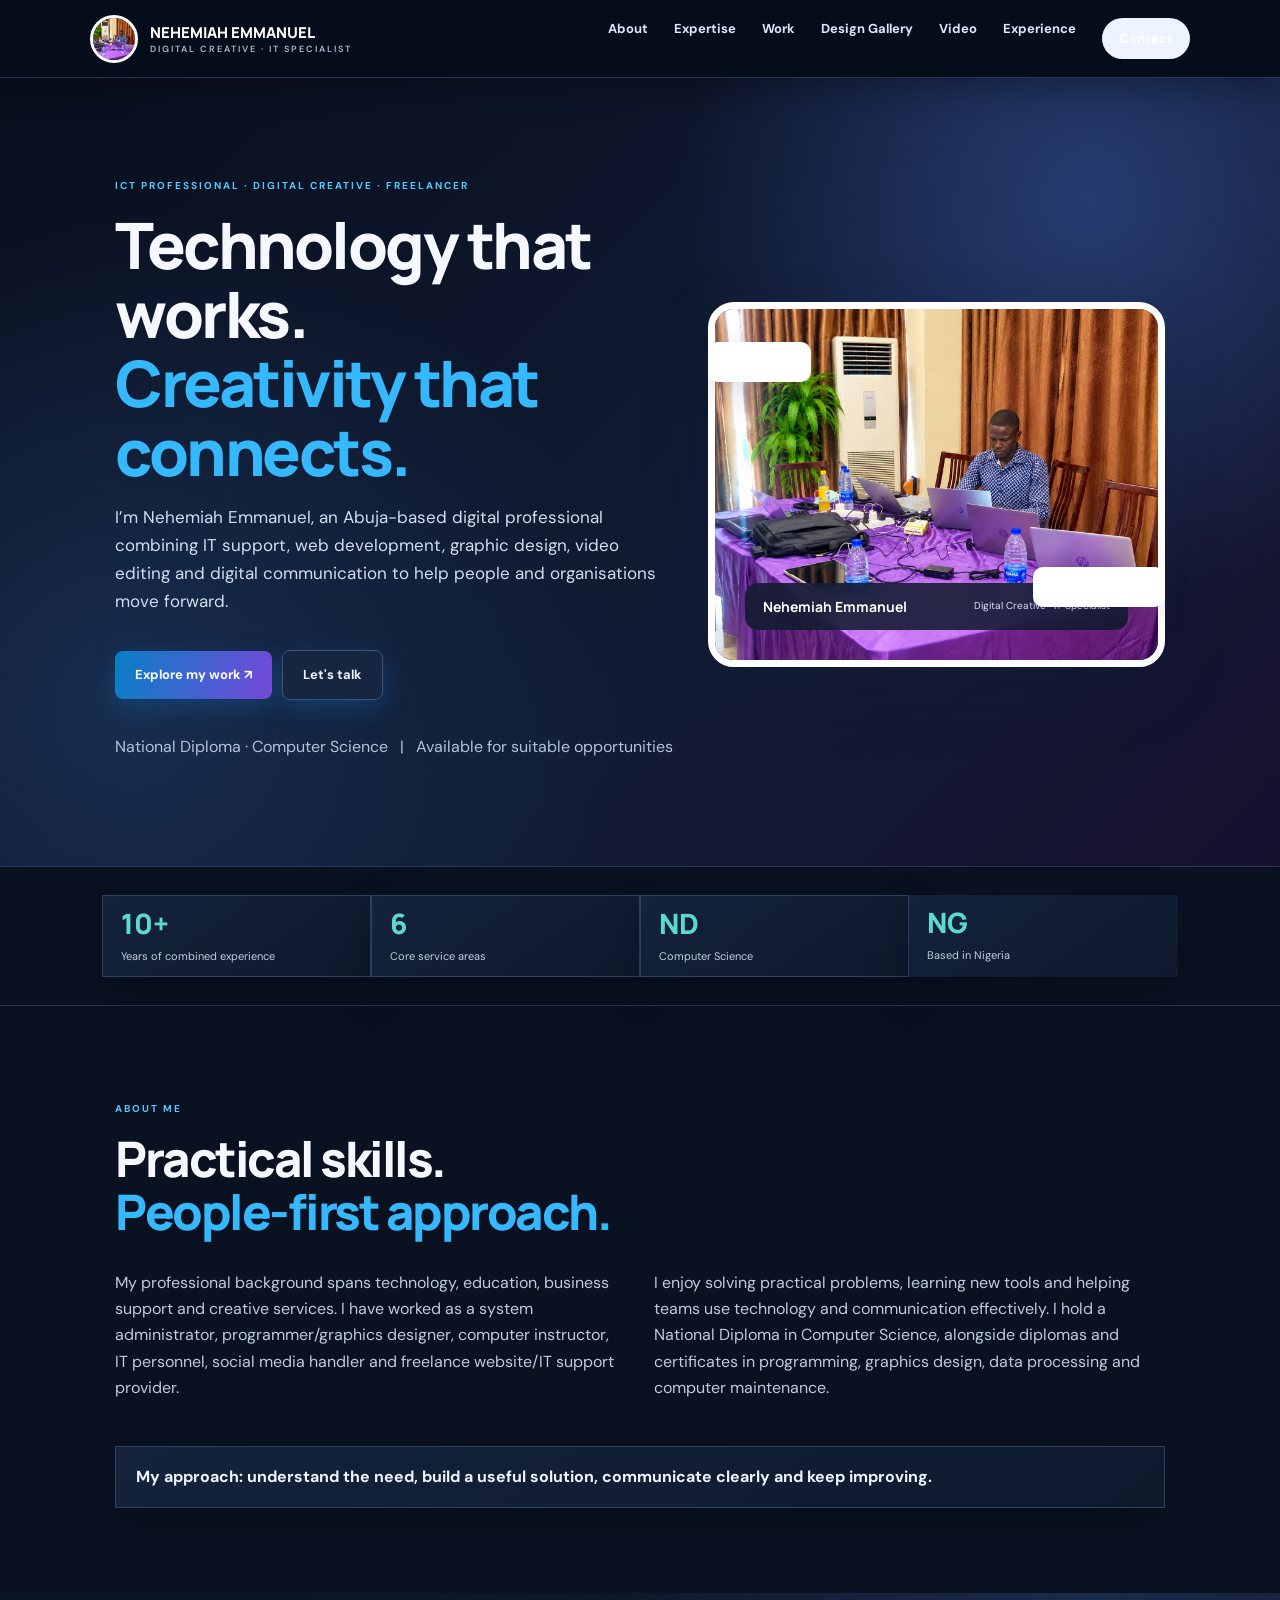
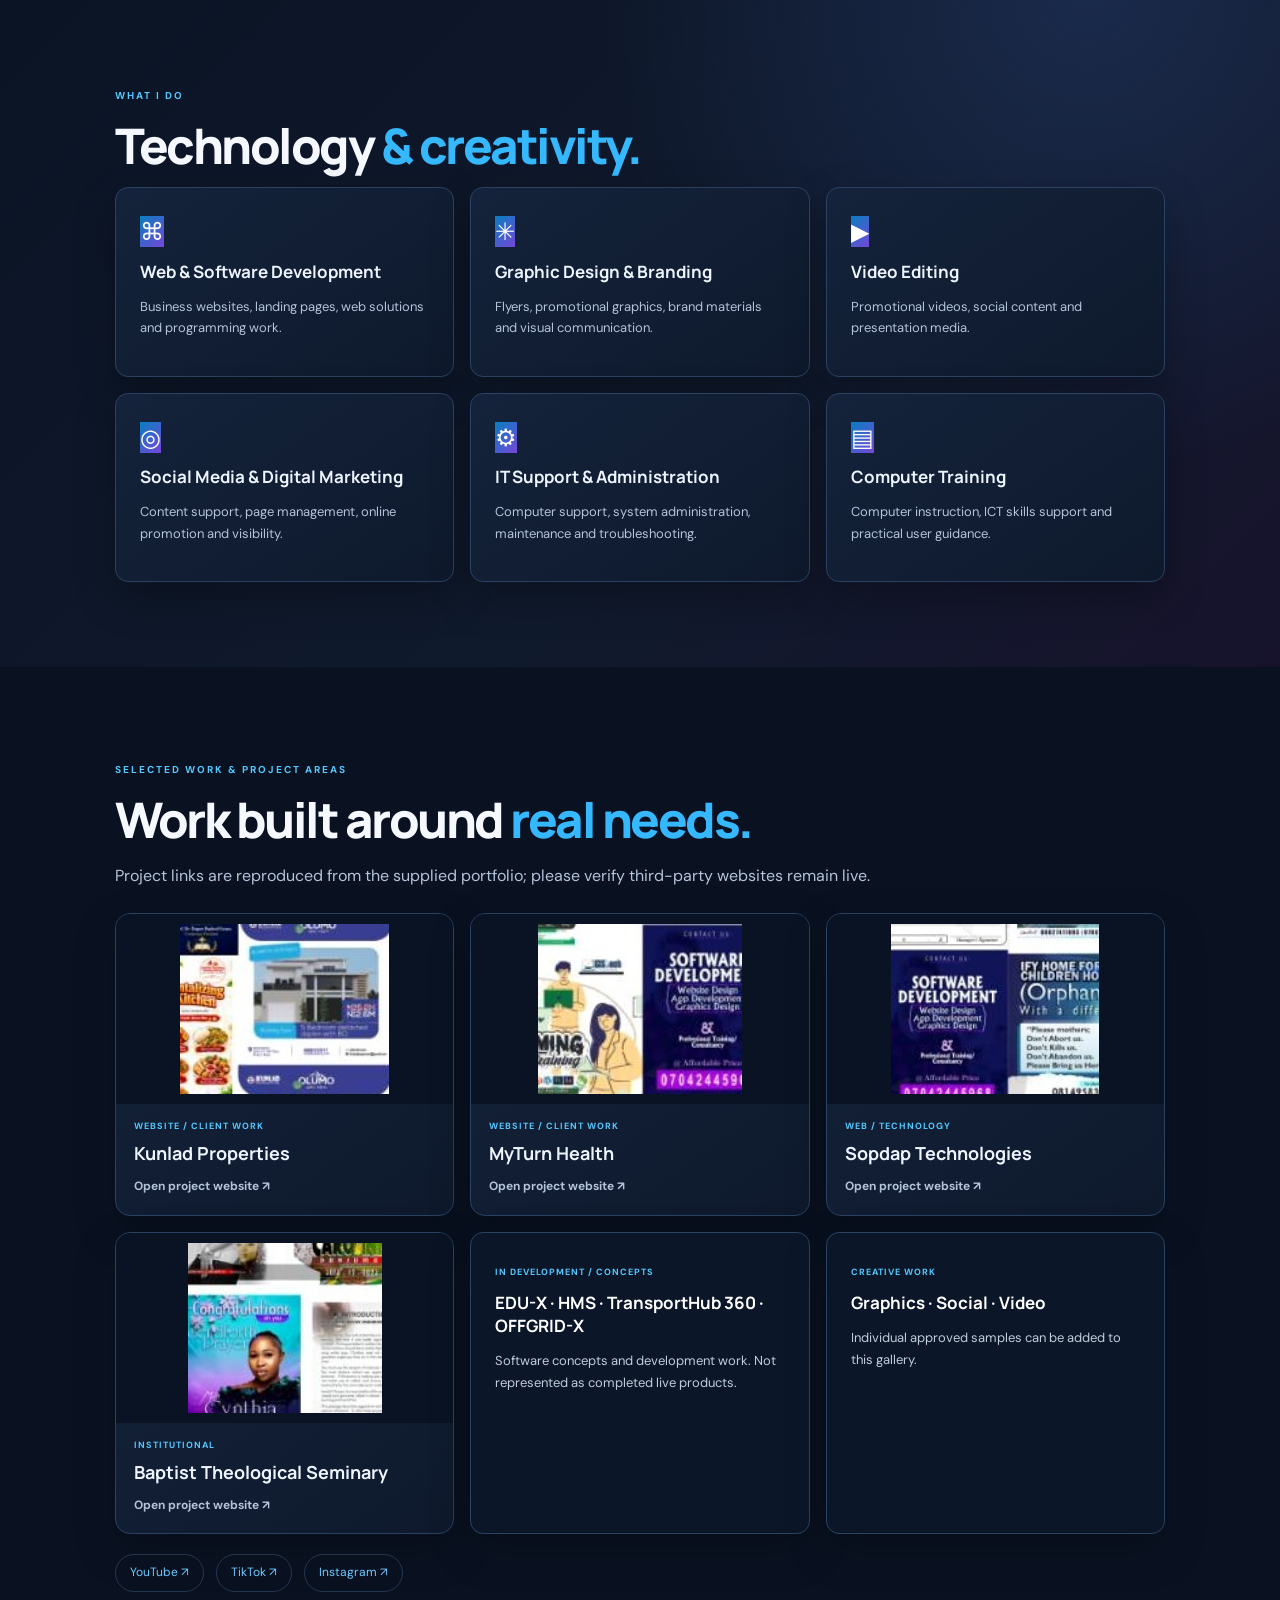
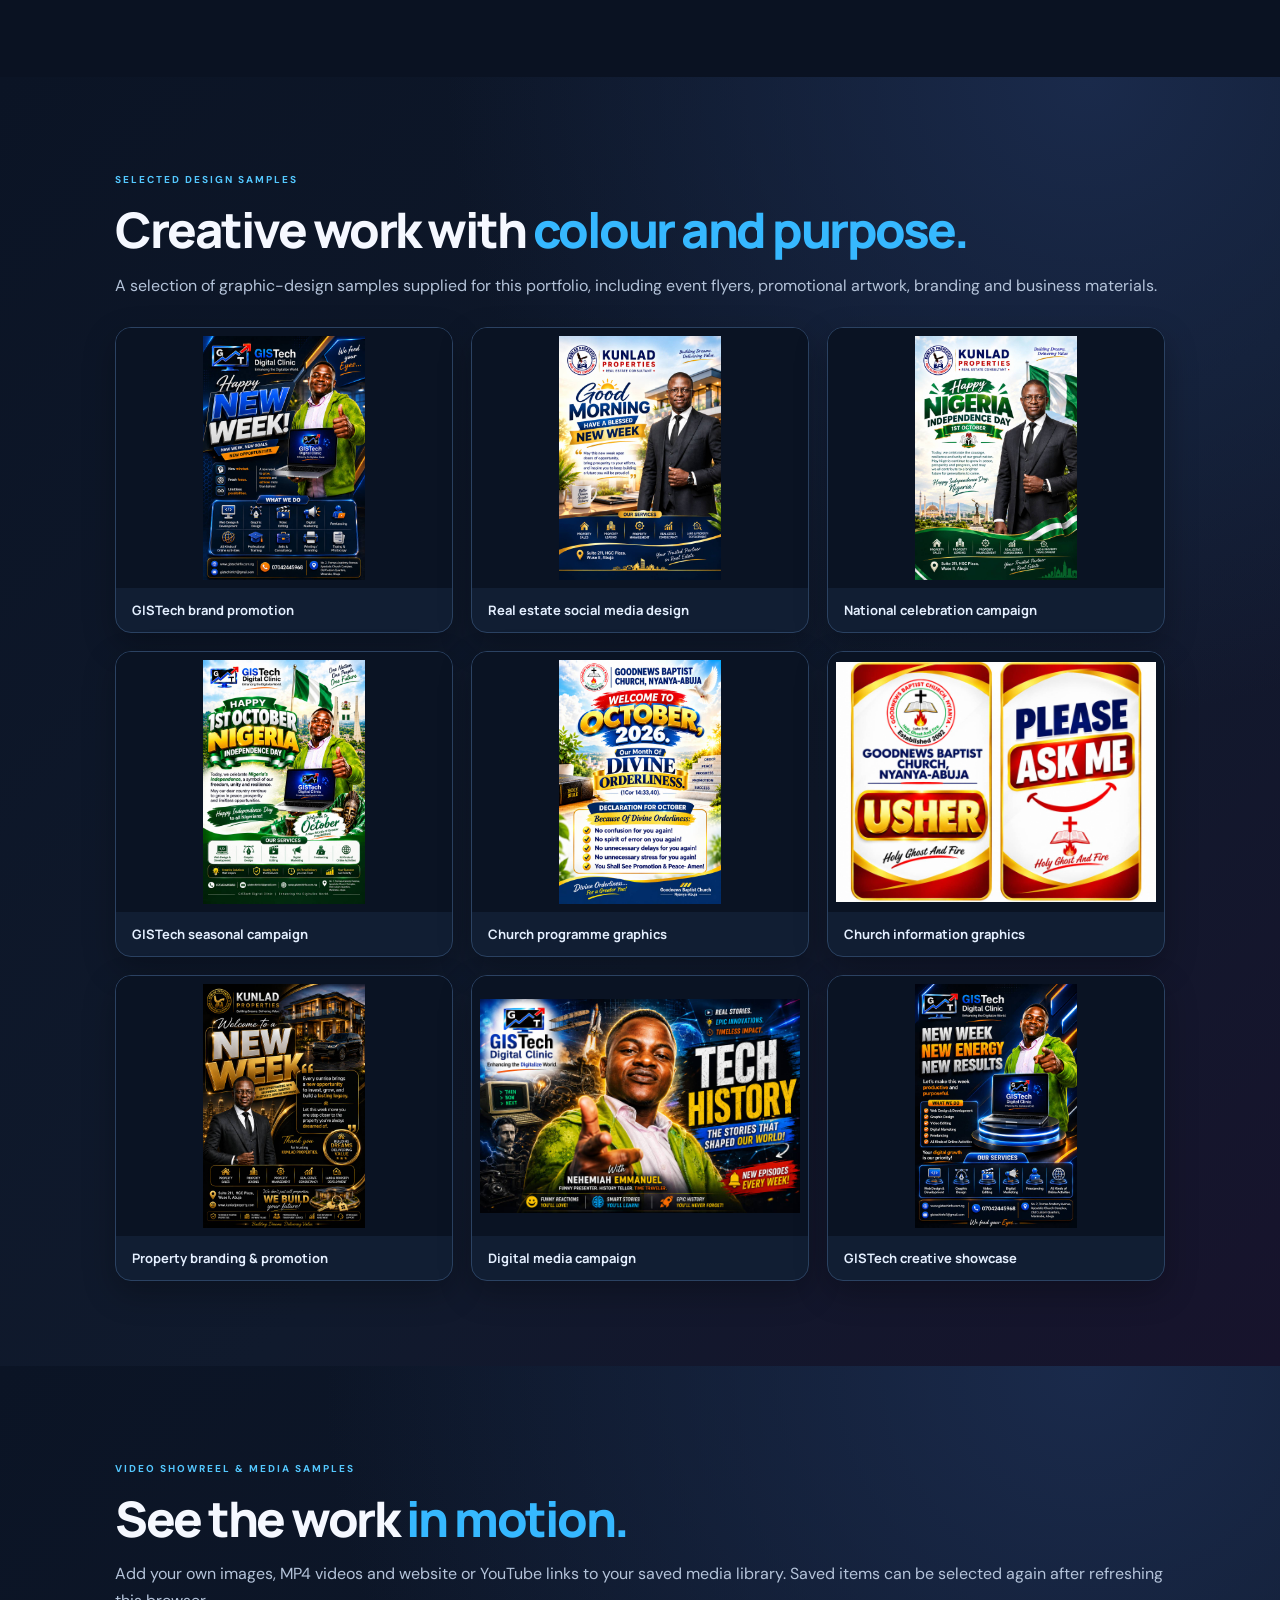
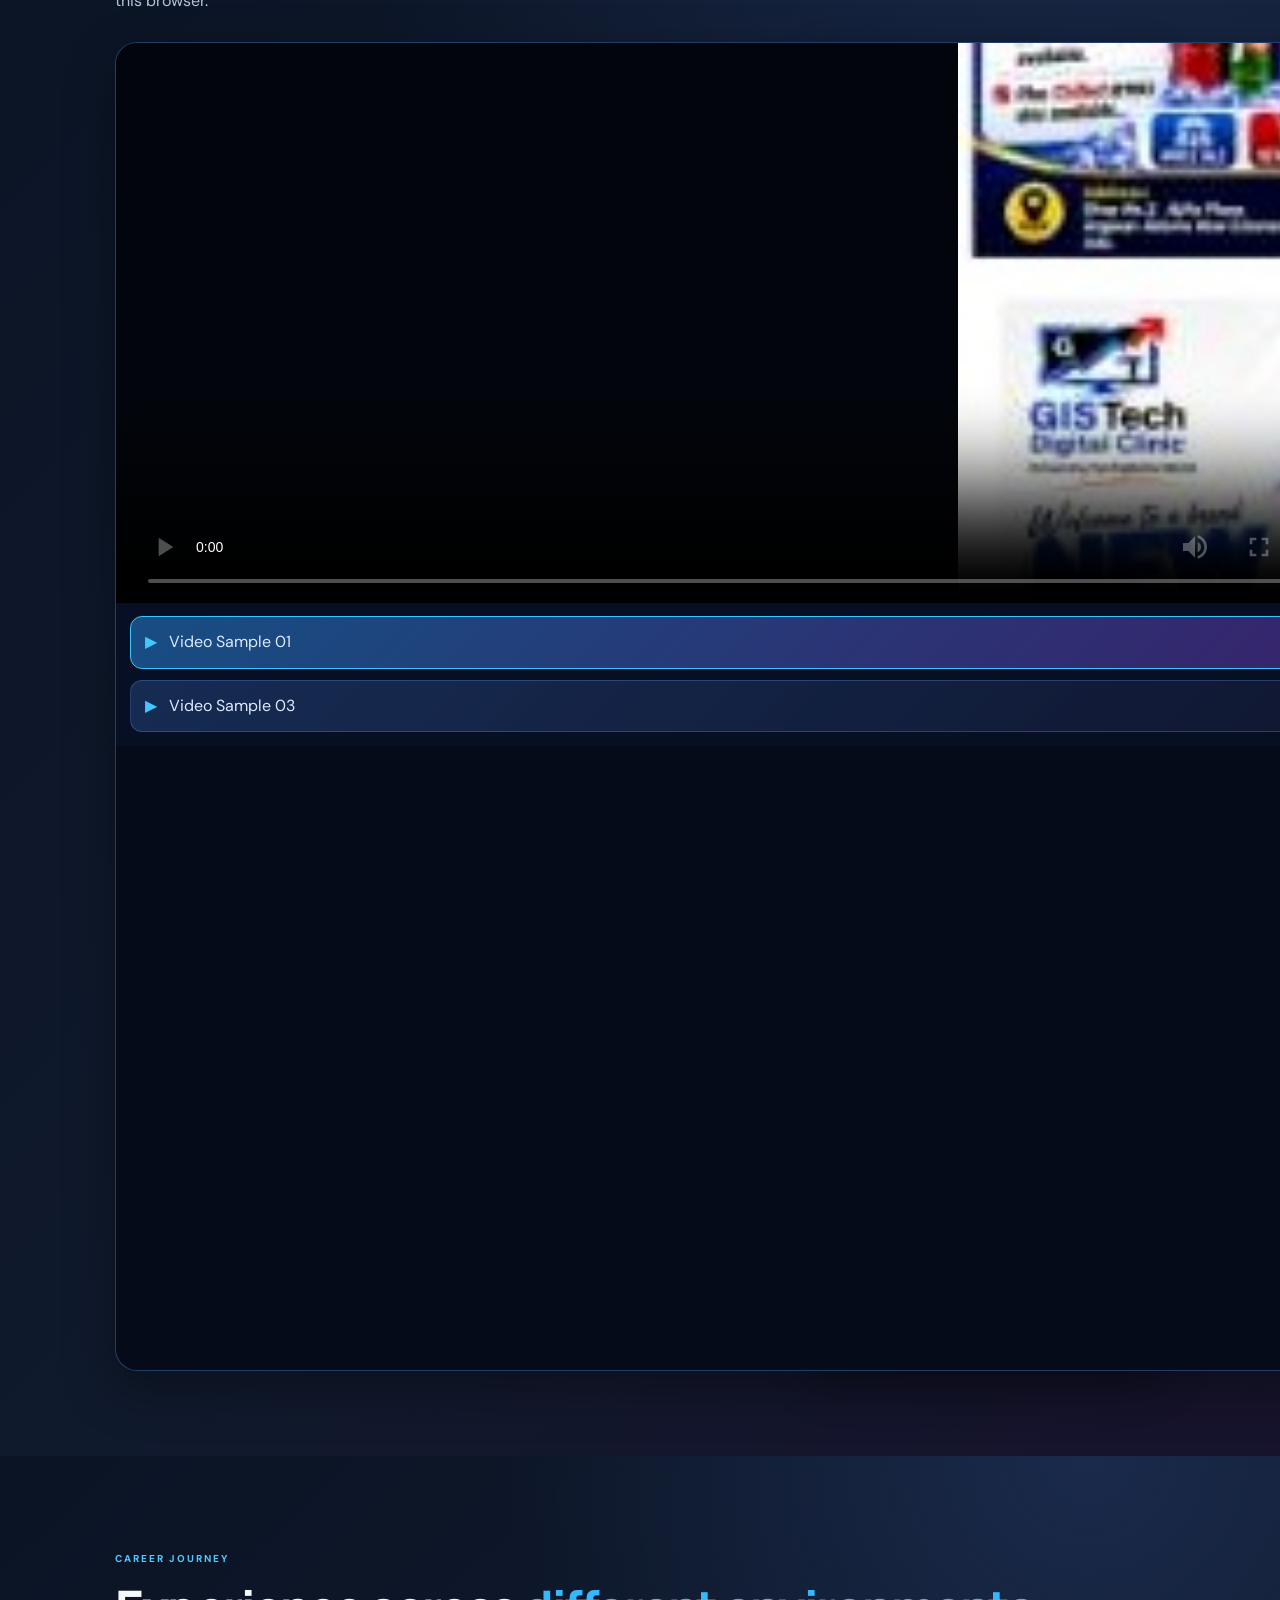
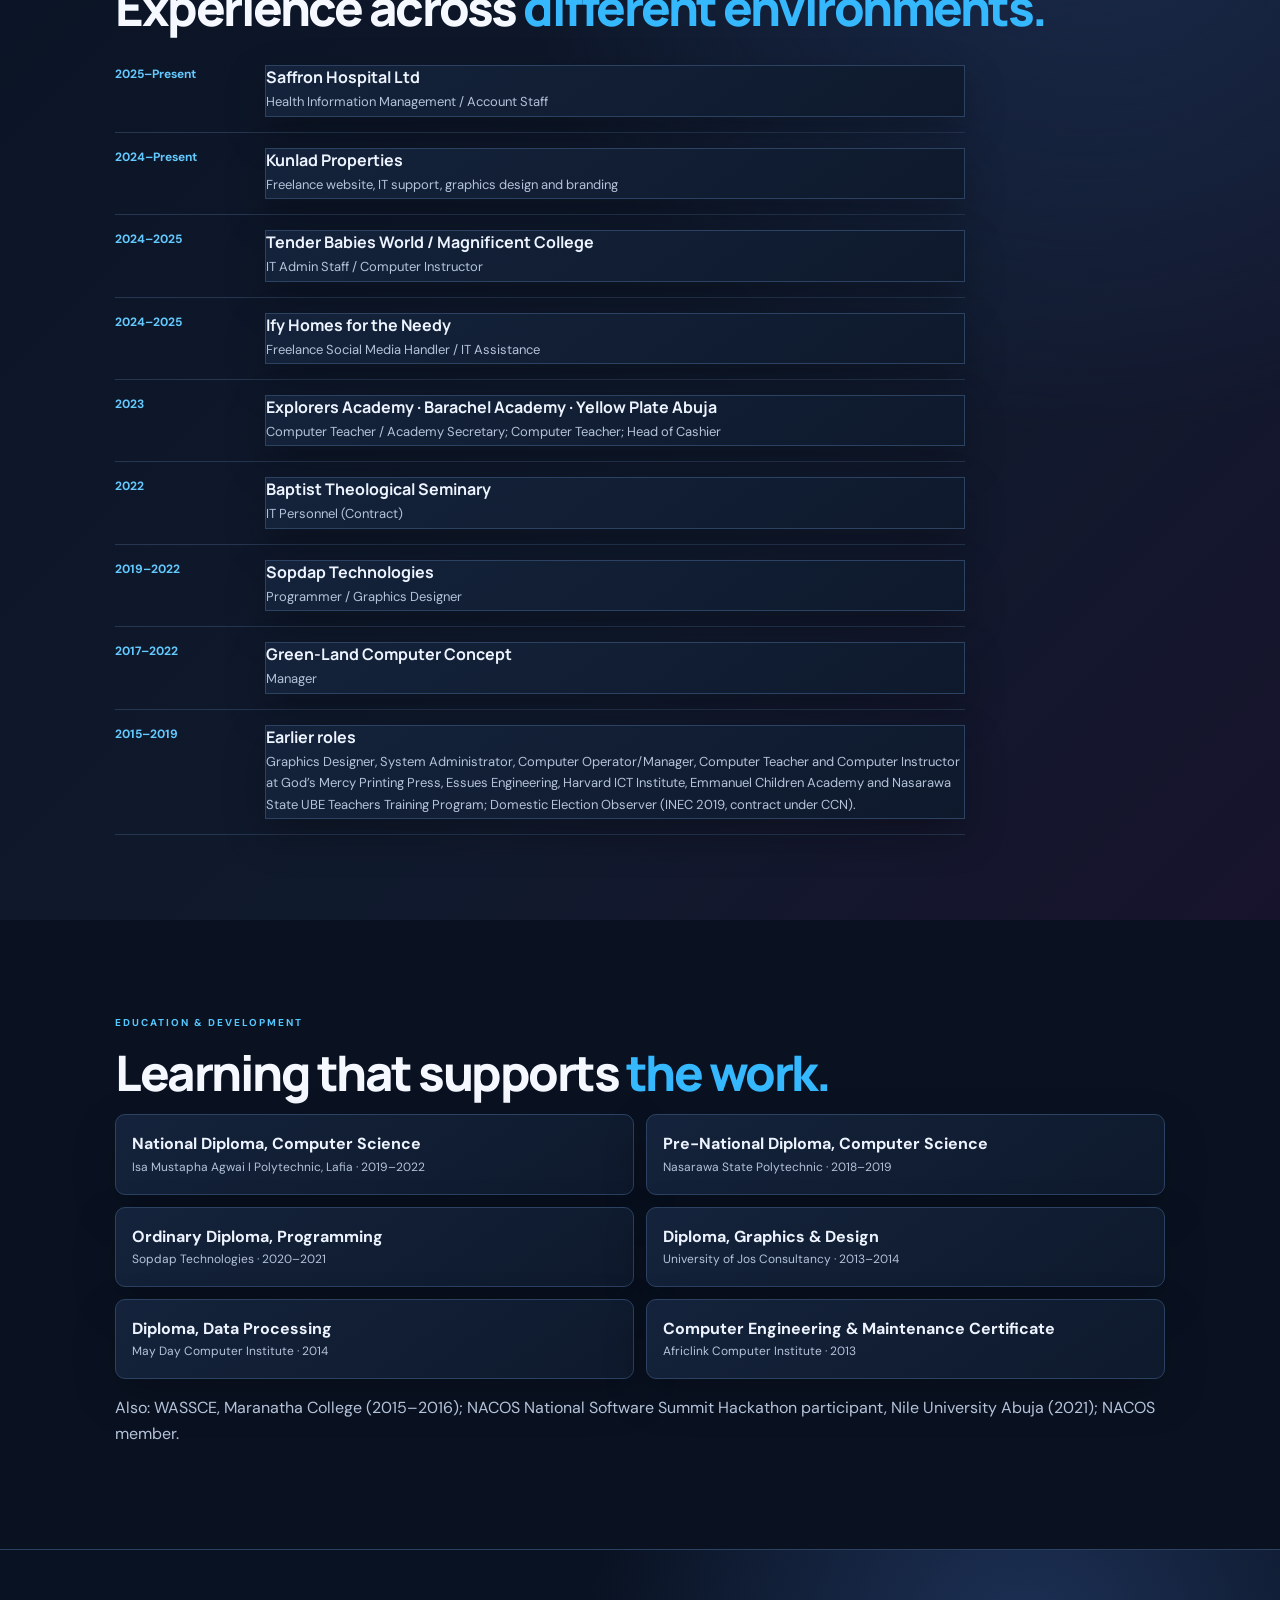
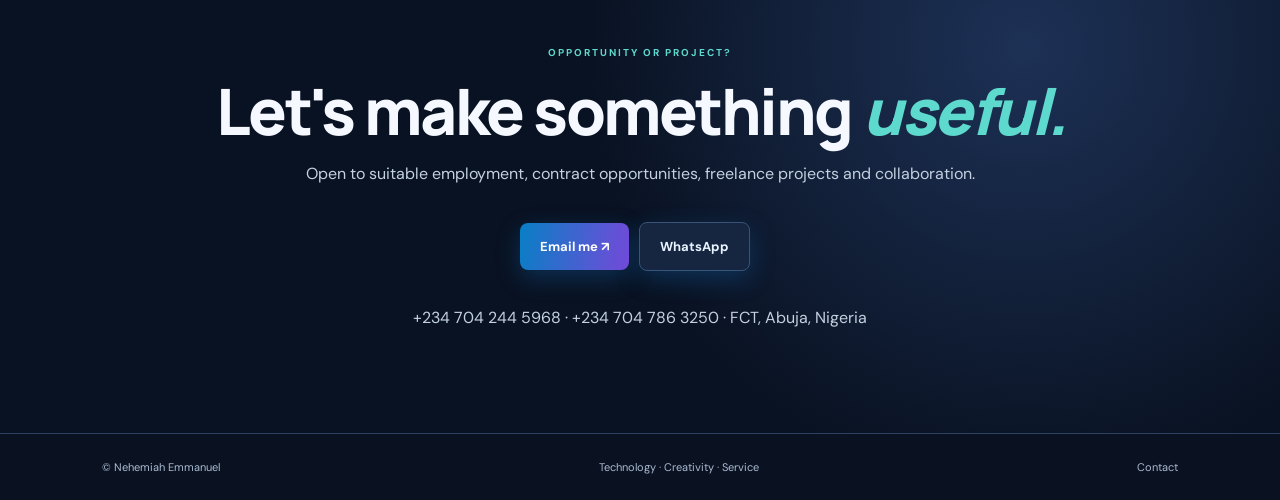
<file: index.html>
<!doctype html><html lang="en"><head><meta charset="utf-8"><meta name="viewport" content="width=device-width,initial-scale=1"><meta name="description" content="Nehemiah Emmanuel — ICT professional, web developer, graphic designer and digital creative."><title>Nehemiah Emmanuel | Digital Creative & IT Specialist</title><link rel="stylesheet" href="styles.css"><link rel="stylesheet" href="dark-enhancement.css"></head><body>
<header class="top"><a class="brand" href="#home"><img class="brand-photo" src="assets/nehemiah-working.jpg" alt="Nehemiah Emmanuel at work"><span>NEHEMIAH EMMANUEL<small>DIGITAL CREATIVE · IT SPECIALIST</small></span></a><button class="menu">☰</button><nav><a href="#about">About</a><a href="#services">Expertise</a><a href="#work">Work</a><a href="#gallery">Design Gallery</a><a href="#videos">Video</a><a href="#experience">Experience</a><a class="navbtn" href="#contact">Contact</a></nav></header><main><section class="hero" id="home"><div><p class="eyebrow">ICT PROFESSIONAL · DIGITAL CREATIVE · FREELANCER</p><h1>Technology that works.<br><em>Creativity that connects.</em></h1><p class="lead">I’m Nehemiah Emmanuel, an Abuja-based digital professional combining IT support, web development, graphic design, video editing and digital communication to help people and organisations move forward.</p><a class="btn" href="#work">Explore my work ↗</a><a class="btn ghost" href="mailto:gistechinfo1@gmail.com">Let's talk</a><p class="muted">National Diploma · Computer Science &nbsp; | &nbsp; Available for suitable opportunities</p></div><div class="hero-art photo-hero"><img src="assets/nehemiah-working.jpg" alt="Nehemiah Emmanuel working with computers"><div class="photo-caption"><b>Nehemiah Emmanuel</b><span>Digital Creative · IT Specialist</span></div><span class="bubble b1">⌘ IT Support</span><span class="bubble b2">✳ Creative Design</span></div></section><section class="stats"><div><b>10+</b><span>Years of combined experience</span></div><div><b>6</b><span>Core service areas</span></div><div><b>ND</b><span>Computer Science</span></div><div><b>NG</b><span>Based in Nigeria</span></div></section>
<section class="section" id="about"><p class="eyebrow">ABOUT ME</p><h2>Practical skills.<br><em>People-first approach.</em></h2><div class="about"><p>My professional background spans technology, education, business support and creative services. I have worked as a system administrator, programmer/graphics designer, computer instructor, IT personnel, social media handler and freelance website/IT support provider.</p><p>I enjoy solving practical problems, learning new tools and helping teams use technology and communication effectively. I hold a National Diploma in Computer Science, alongside diplomas and certificates in programming, graphics design, data processing and computer maintenance.</p><div class="note">My approach: understand the need, build a useful solution, communicate clearly and keep improving.</div></div></section>
<section class="section tint" id="services"><p class="eyebrow">WHAT I DO</p><h2>Technology <em>& creativity.</em></h2><div class="grid">
<article class="tile"><span class="icon">⌘</span><h3>Web & Software Development</h3><p>Business websites, landing pages, web solutions and programming work.</p></article><article class="tile"><span class="icon">✳</span><h3>Graphic Design & Branding</h3><p>Flyers, promotional graphics, brand materials and visual communication.</p></article><article class="tile"><span class="icon">▶</span><h3>Video Editing</h3><p>Promotional videos, social content and presentation media.</p></article><article class="tile"><span class="icon">◎</span><h3>Social Media & Digital Marketing</h3><p>Content support, page management, online promotion and visibility.</p></article><article class="tile"><span class="icon">⚙</span><h3>IT Support & Administration</h3><p>Computer support, system administration, maintenance and troubleshooting.</p></article><article class="tile"><span class="icon">▤</span><h3>Computer Training</h3><p>Computer instruction, ICT skills support and practical user guidance.</p></article></div></section>
<section class="section" id="work"><p class="eyebrow">SELECTED WORK & PROJECT AREAS</p><h2>Work built around <em>real needs.</em></h2><p class="muted">Project links are reproduced from the supplied portfolio; please verify third-party websites remain live.</p><div class="grid website-grid">
<a class="website-card" href="https://www.kunladproperty.com" target="_blank" rel="noopener"><img src="assets/real-estate.jpg" alt="Kunlad Properties project artwork"><span class="tag">WEBSITE / CLIENT WORK</span><h3>Kunlad Properties</h3><p>Open project website ↗</p></a><a class="website-card" href="https://www.myturnhealth.com.ng" target="_blank" rel="noopener"><img src="assets/digital-skills.jpg" alt="MyTurn Health project preview artwork"><span class="tag">WEBSITE / CLIENT WORK</span><h3>MyTurn Health</h3><p>Open project website ↗</p></a><a class="website-card" href="https://www.sopdap.com" target="_blank" rel="noopener"><img src="assets/branding.jpg" alt="Sopdap Technologies creative sample"><span class="tag">WEB / TECHNOLOGY</span><h3>Sopdap Technologies</h3><p>Open project website ↗</p></a><a class="website-card" href="https://www.btskad.com" target="_blank" rel="noopener"><img src="assets/church-flyer.jpg" alt="Baptist Theological Seminary related design sample"><span class="tag">INSTITUTIONAL</span><h3>Baptist Theological Seminary</h3><p>Open project website ↗</p></a><div class="project dark"><span class="tag">IN DEVELOPMENT / CONCEPTS</span><h3>EDU-X · HMS · TransportHub 360 · OFFGRID-X</h3><p>Software concepts and development work. Not represented as completed live products.</p></div><div class="project dark"><span class="tag">CREATIVE WORK</span><h3>Graphics · Social · Video</h3><p>Individual approved samples can be added to this gallery.</p></div></div><div class="socials"><a href="https://youtube.com/@gistech911">YouTube ↗</a><a href="https://tiktok.com/@gistechdigitalclinic">TikTok ↗</a><a href="https://instagram.com/gistechdigitalclinic">Instagram ↗</a></div></section>
<section class="section gallery-section" id="gallery"><p class="eyebrow">SELECTED DESIGN SAMPLES</p><h2>Creative work with <em>colour and purpose.</em></h2><p class="muted">A selection of graphic-design samples supplied for this portfolio, including event flyers, promotional artwork, branding and business materials.</p><div class="gallery-grid">
<figure><img src="assets/gistech-new-week.png" alt="GISTech promotional artwork"><figcaption>GISTech brand promotion</figcaption></figure>
<figure><img src="assets/kunlad-good-morning.png" alt="Kunlad Properties campaign"><figcaption>Real estate social media design</figcaption></figure>
<figure><img src="assets/kunlad-independence.png" alt="Kunlad Properties Independence Day campaign"><figcaption>National celebration campaign</figcaption></figure>
<figure><img src="assets/gistech-independence.png" alt="GISTech Independence Day campaign"><figcaption>GISTech seasonal campaign</figcaption></figure>
<figure><img src="assets/church-october.png" alt="Church October programme artwork"><figcaption>Church programme graphics</figcaption></figure>
<figure><img src="assets/church-usher.png" alt="Church usher information graphic"><figcaption>Church information graphics</figcaption></figure>
<figure><img src="assets/kunlad-property-promo.png" alt="Kunlad Properties real estate artwork"><figcaption>Property branding & promotion</figcaption></figure>
<figure><img src="assets/tech-history-promo.png" alt="Tech History digital media artwork"><figcaption>Digital media campaign</figcaption></figure>
<figure><img src="assets/gistech-new-energy.png" alt="GISTech New Energy artwork"><figcaption>GISTech creative showcase</figcaption></figure>
</div></section>

<section class="section video-section" id="videos"><p class="eyebrow">VIDEO SHOWREEL & MEDIA SAMPLES</p><h2>See the work <em>in motion.</em></h2><p class="muted">Add your own images, MP4 videos and website or YouTube links to your saved media library. Saved items can be selected again after refreshing this browser.</p><div class="video-layout"><div class="video-frame">
<video id="featuredPortfolioVideo" controls playsinline preload="metadata" poster="assets/business-flyer.jpg"><source src="../shared-media/video-sample-01.mp4" type="video/mp4">Your browser does not support video playback.</video>
<div class="video-playlist" aria-label="Video samples">
<button type="button" class="video-choice active" data-video="../shared-media/video-sample-01.mp4"><span>▶</span> Video Sample 01</button>
<button type="button" class="video-choice" data-video="../shared-media/video-sample-02.mp4"><span>▶</span> Video Sample 02</button>
<button type="button" class="video-choice" data-video="../shared-media/video-sample-03.mp4"><span>▶</span> Video Sample 03</button>
<button type="button" class="video-choice" data-video="../shared-media/video-sample-04.mp4"><span>▶</span> Video Sample 04</button>
</div></div><aside class="video-tools"><h3>Add your video samples</h3><p>Preview an MP4 video from your device or paste a YouTube/Vimeo link. Use the saved media library below to keep uploads available in this browser.</p><label class="upload-btn">Choose video from device<input id="videoUpload" type="file" accept="video/*"></label><input id="videoUrl" type="url" placeholder="Paste YouTube or Vimeo link"><button class="btn" id="loadVideoUrl" type="button">Preview video link</button><p class="tiny" id="videoStatus">Your selected video preview is local to this browser.</p></aside></div></section>
<section class="section tint" id="experience"><p class="eyebrow">CAREER JOURNEY</p><h2>Experience across <em>different environments.</em></h2><div class="timeline">
<div><time>2025–Present</time><article><h3>Saffron Hospital Ltd</h3><p>Health Information Management / Account Staff</p></article></div><div><time>2024–Present</time><article><h3>Kunlad Properties</h3><p>Freelance website, IT support, graphics design and branding</p></article></div><div><time>2024–2025</time><article><h3>Tender Babies World / Magnificent College</h3><p>IT Admin Staff / Computer Instructor</p></article></div><div><time>2024–2025</time><article><h3>Ify Homes for the Needy</h3><p>Freelance Social Media Handler / IT Assistance</p></article></div><div><time>2023</time><article><h3>Explorers Academy · Barachel Academy · Yellow Plate Abuja</h3><p>Computer Teacher / Academy Secretary; Computer Teacher; Head of Cashier</p></article></div><div><time>2022</time><article><h3>Baptist Theological Seminary</h3><p>IT Personnel (Contract)</p></article></div><div><time>2019–2022</time><article><h3>Sopdap Technologies</h3><p>Programmer / Graphics Designer</p></article></div><div><time>2017–2022</time><article><h3>Green-Land Computer Concept</h3><p>Manager</p></article></div><div><time>2015–2019</time><article><h3>Earlier roles</h3><p>Graphics Designer, System Administrator, Computer Operator/Manager, Computer Teacher and Computer Instructor at God’s Mercy Printing Press, Essues Engineering, Harvard ICT Institute, Emmanuel Children Academy and Nasarawa State UBE Teachers Training Program; Domestic Election Observer (INEC 2019, contract under CCN).</p></article></div></div></section>
<section class="section" id="education"><p class="eyebrow">EDUCATION & DEVELOPMENT</p><h2>Learning that supports <em>the work.</em></h2><div class="edu"><div><b>National Diploma, Computer Science</b><span>Isa Mustapha Agwai I Polytechnic, Lafia · 2019–2022</span></div><div><b>Pre-National Diploma, Computer Science</b><span>Nasarawa State Polytechnic · 2018–2019</span></div><div><b>Ordinary Diploma, Programming</b><span>Sopdap Technologies · 2020–2021</span></div><div><b>Diploma, Graphics & Design</b><span>University of Jos Consultancy · 2013–2014</span></div><div><b>Diploma, Data Processing</b><span>May Day Computer Institute · 2014</span></div><div><b>Computer Engineering & Maintenance Certificate</b><span>Africlink Computer Institute · 2013</span></div></div><p class="muted">Also: WASSCE, Maranatha College (2015–2016); NACOS National Software Summit Hackathon participant, Nile University Abuja (2021); NACOS member.</p></section>
<section class="contact" id="contact"><p class="eyebrow">OPPORTUNITY OR PROJECT?</p><h2>Let's make something <em>useful.</em></h2><p>Open to suitable employment, contract opportunities, freelance projects and collaboration.</p><a class="btn" href="mailto:gistechinfo1@gmail.com">Email me ↗</a><a class="btn ghost" href="https://wa.me/2347042445968">WhatsApp</a><p>+234 704 244 5968 · +234 704 786 3250 · FCT, Abuja, Nigeria</p></section></main><footer><span>© Nehemiah Emmanuel</span><span>Technology · Creativity · Service</span><a href="mailto:gistechinfo1@gmail.com">Contact</a></footer><script src="script.js"></script></body></html>
</file>
<file: styles.css>
@import url('https://fonts.googleapis.com/css2?family=DM+Sans:wght@400;500;700&family=Manrope:wght@500;700;800&display=swap');
:root{--ink:#102039;--blue:#155eef;--teal:#27b9aa;--muted:#68778c;--line:#e5ebf3}*{box-sizing:border-box}html{scroll-behavior:smooth}body{margin:0;color:var(--ink);font:16px 'DM Sans',Arial;background:#fbfcff;line-height:1.65}a{color:inherit;text-decoration:none}.top{height:78px;padding:0 7%;display:flex;justify-content:space-between;align-items:center;position:sticky;top:0;background:#fffffff2;backdrop-filter:blur(12px);border-bottom:1px solid var(--line);z-index:5}.brand{font:800 15px Manrope;display:flex;gap:12px;align-items:center}.mark{background:linear-gradient(135deg,var(--blue),var(--teal));color:white;border-radius:12px;padding:12px}.brand small{display:block;font:600 9px 'DM Sans';letter-spacing:2px;color:var(--muted)}nav{display:flex;gap:26px;font-size:13px;font-weight:700}.navbtn{background:var(--ink);color:white;padding:10px 17px;border-radius:30px}.menu{display:none}.hero{padding:90px 9%;display:grid;grid-template-columns:1.1fr .9fr;gap:35px;align-items:center;background:radial-gradient(ellipse at 80% 20%,#e4f1ff,transparent 40%),linear-gradient(120deg,#fff,#f4f8ff);min-height:590px}.eyebrow{font-size:10px;letter-spacing:2px;color:var(--blue);font-weight:700}.hero h1,.section h2,.contact h2{font:800 clamp(40px,5vw,68px)/1.08 Manrope;letter-spacing:-2.5px;margin:15px 0}.hero em,.section em{color:var(--blue);font-style:normal}.lead{color:#5b6b80;max-width:610px;font-size:17px}.btn{display:inline-block;background:var(--blue);color:white;padding:13px 20px;border-radius:8px;font-weight:700;font-size:13px;margin:18px 10px 18px 0}.btn.ghost{background:white;color:var(--ink);border:1px solid var(--line)}.hero-art{height:340px;display:grid;place-items:center;position:relative}.orb{width:310px;height:310px;border:1px solid #b8d5ef;border-radius:50%;position:absolute}.card{width:245px;height:285px;border-radius:25px;background:linear-gradient(145deg,#102b53,#155eef 70%,#18a99d);color:white;display:grid;place-content:center;text-align:center;box-shadow:0 30px 70px #123c7740;transform:rotate(4deg)}.card strong{font:800 78px Manrope}.card small{letter-spacing:3px}.bubble{position:absolute;background:white;padding:10px 14px;border-radius:10px;box-shadow:0 12px 30px #12274420;font-size:12px;font-weight:700}.b1{top:40px;left:0}.b2{right:0;bottom:35px}.stats{background:#0b1729;color:white;display:grid;grid-template-columns:repeat(4,1fr);padding:28px 8%}.stats div{padding:8px 18px;border-right:1px solid #ffffff25}.stats div:last-child{border:0}.stats b{display:block;color:#5dd9cb;font:800 28px Manrope}.stats span{font-size:11px;color:#c2cede}.section{padding:85px 9%}.tint{background:#f0f5fb}.section h2{font-size:clamp(32px,4vw,49px)}.muted{color:var(--muted)}.about{display:grid;grid-template-columns:1fr 1fr;gap:28px;color:#536174}.note{grid-column:1/-1;padding:17px 20px;background:#e8f1ff;border-left:3px solid var(--blue);font-weight:700}.grid{display:grid;grid-template-columns:repeat(3,1fr);gap:16px}.tile,.project{background:white;border:1px solid var(--line);border-radius:13px;padding:24px}.tile h3,.project h3{font:700 17px Manrope;margin:8px 0}.tile p,.project p{font-size:13px;color:var(--muted)}.icon{font-size:24px;color:var(--blue)}.project{min-height:190px}.tag{font-size:9px;letter-spacing:1px;color:var(--blue);font-weight:700}.project.dark{background:#0b1729;color:white}.project.dark p{color:#c1ccda}.timeline{max-width:850px}.timeline>div{display:grid;grid-template-columns:130px 1fr;gap:20px;border-bottom:1px solid var(--line);padding:15px 0}.timeline time{color:var(--blue);font-size:12px;font-weight:700}.timeline h3{margin:0;font:700 16px Manrope}.timeline p{margin:3px 0;color:var(--muted);font-size:13px}.edu{display:grid;grid-template-columns:1fr 1fr;gap:12px}.edu div{border:1px solid var(--line);padding:16px;border-radius:10px}.edu b,.edu span{display:block}.edu span{font-size:12px;color:var(--muted)}.contact{padding:85px 20px;text-align:center;background:radial-gradient(ellipse at 50% 0,#1a4d91,#0b1525 65%);color:white}.contact h2 em{color:#5ed9cd}.contact p{color:#c3d0df}.contact .eyebrow{color:#5ed9cd}.socials{display:flex;gap:12px;flex-wrap:wrap;margin-top:20px}.socials a{border:1px solid var(--line);padding:8px 14px;border-radius:25px;font-size:12px}footer{display:flex;justify-content:space-between;gap:12px;flex-wrap:wrap;padding:24px 8%;font-size:11px;color:var(--muted)}@media(max-width:760px){.hero{grid-template-columns:1fr;padding:60px 24px}.section{padding:65px 24px}.grid{grid-template-columns:1fr 1fr}.stats{grid-template-columns:1fr 1fr;gap:10px}.stats div:nth-child(2){border:0}.top nav{gap:12px}.about{grid-template-columns:1fr}.note{grid-column:auto}}@media(max-width:560px){.top{padding:0 20px}.menu{display:block;border:0;background:none;font-size:24px}nav{display:none;position:absolute;top:70px;left:0;right:0;background:white;padding:20px;flex-direction:column}nav.open{display:flex}.hero h1{font-size:43px}.hero-art{height:280px}.card{width:205px;height:235px}.card strong{font-size:65px}.orb{width:260px;height:260px}.grid,.edu{grid-template-columns:1fr}.timeline>div{grid-template-columns:95px 1fr}.b1{left:-5px}.b2{right:-5px}}

/* Added photo-led identity and selected-work gallery */
.brand-photo{width:48px;height:48px;object-fit:cover;object-position:52% 30%;border-radius:50%;border:3px solid #fff;box-shadow:0 3px 14px #14294a25}
.brand-logo{width:54px;height:48px;object-fit:cover;object-position:top left;border-radius:10px;border:1px solid #e6eaf0;background:#fff}
.photo-hero{border-radius:28px;overflow:visible}
.photo-hero>img{width:min(100%,510px);height:365px;object-fit:cover;object-position:58% 34%;border-radius:26px;box-shadow:0 24px 65px #10203930;border:7px solid white}
.photo-caption{position:absolute;bottom:12px;left:8%;right:8%;background:#101a2ddd;color:#fff;padding:14px 18px;border-radius:13px;display:flex;justify-content:space-between;gap:10px;align-items:center;backdrop-filter:blur(10px)}
.photo-caption b{font:700 14px Manrope}.photo-caption span{font-size:10px;color:#d7e5f5}
.gallery-section{background:linear-gradient(135deg,#fff8f1,#f5f0ff 45%,#eef8ff)}
.gallery-grid{display:grid;grid-template-columns:repeat(3,minmax(0,1fr));gap:18px;margin-top:28px}
.gallery-grid figure{margin:0;background:#fff;border-radius:16px;overflow:hidden;box-shadow:0 12px 34px #1b244018;border:1px solid #ececf3;transition:transform .2s,box-shadow .2s}
.gallery-grid figure:hover{transform:translateY(-5px);box-shadow:0 18px 38px #1b244025}
.gallery-grid img{width:100%;height:235px;object-fit:cover;display:block;background:#f3f4f6}
.gallery-grid figcaption{padding:13px 16px;font:700 13px Manrope;color:#17233b}
.founder{display:grid;grid-template-columns:1fr 1fr;gap:40px;align-items:center;background:linear-gradient(110deg,#fff,#f3f0ff)}
.founder h2{font:800 clamp(34px,4vw,50px)/1.1 Manrope;letter-spacing:-1.5px}
.founder h2 em{color:#7c3aed;font-style:normal}
.founder p:not(.eyebrow){color:#59677a}
.founder>img{width:100%;height:350px;object-fit:cover;object-position:58% 34%;border-radius:22px;box-shadow:0 20px 50px #15213b30}
@media(max-width:760px){.gallery-grid{grid-template-columns:repeat(2,minmax(0,1fr))}.founder{grid-template-columns:1fr}.photo-hero>img{height:310px}.photo-caption{left:5%;right:5%;flex-direction:column;align-items:flex-start;gap:2px}}
@media(max-width:520px){.gallery-grid{grid-template-columns:1fr}.gallery-grid img{height:260px}.brand-logo{width:45px;height:42px}}

/* Video portfolio and clickable website preview cards */
.video-section{background:linear-gradient(135deg,#eff7ff,#f8efff 55%,#fff8ed)}.video-layout{display:grid;grid-template-columns:1.45fr .75fr;gap:24px;align-items:stretch;margin-top:28px}.video-frame{position:relative;background:#101a2d;border-radius:20px;overflow:hidden;box-shadow:0 20px 45px #18233a25;min-height:320px}.video-frame video,.video-frame iframe{display:block;width:100%;height:100%;min-height:320px;object-fit:contain;background:#101a2d;border:0}.video-label{position:absolute;left:16px;bottom:14px;background:#101a2ddd;color:#fff;padding:8px 12px;border-radius:8px;font-size:9px;letter-spacing:1.4px;pointer-events:none}.video-tools{background:#fff;border:1px solid #e8e7f2;border-radius:18px;padding:24px;box-shadow:0 14px 35px #18233a10}.video-tools h3{font:800 20px Manrope;margin:0 0 8px}.video-tools p{font-size:13px;color:var(--muted)}.video-tools input[type=url]{width:100%;padding:12px;border:1px solid #dce2ed;border-radius:9px;margin:12px 0;font:13px 'DM Sans'}.upload-btn{display:inline-block;background:#7c3aed;color:#fff;border-radius:9px;padding:12px 15px;font-size:12px;font-weight:700;cursor:pointer}.upload-btn input{display:none}.tiny{font-size:10px!important}.website-grid{margin-top:24px}.website-card{display:block;background:#fff;border:1px solid var(--line);border-radius:15px;overflow:hidden;box-shadow:0 12px 30px #14233a12;transition:transform .2s}.website-card:hover{transform:translateY(-5px)}.website-card img{width:100%;height:190px;object-fit:contain;background:#f4f5fa;padding:10px;display:block}.website-card .tag,.website-card h3,.website-card p{margin-left:18px;margin-right:18px}.website-card .tag{display:block;margin-top:15px}.website-card h3{font:700 18px Manrope;margin-top:7px;margin-bottom:4px}.website-card p{font-size:12px;color:var(--blue);font-weight:700;margin-bottom:18px}.gallery-grid img{height:260px;object-fit:contain;padding:8px;background:#f7f7fb}.gallery-grid figure{display:flex;flex-direction:column}.gallery-grid figcaption{margin-top:auto}@media(max-width:760px){.video-layout{grid-template-columns:1fr}.video-frame,.video-frame video,.video-frame iframe{min-height:230px}.website-card img{height:220px}}
/* Persistent personal media library */
.brand-mark{width:48px;height:48px;display:grid;place-items:center;border-radius:13px;background:linear-gradient(135deg,#7c3aed,#f97316);color:#fff;font-size:26px;font-weight:900;box-shadow:0 8px 22px #7c3aed35;flex:none}
.asset-library{margin-top:22px;padding-top:4px}.asset-library hr{border:0;border-top:1px solid #e8e7f2;margin:20px 0}.asset-library h3{font:800 19px Manrope;margin:0 0 8px}.asset-library>p{font-size:12px;color:var(--muted)}.asset-label{display:block;font-size:11px;font-weight:800;color:#27334a;margin:14px 0 6px}.asset-library select,.asset-library input[type=text],.asset-library input[type=url]{width:100%;padding:11px 12px;border:1px solid #dce2ed;border-radius:9px;background:#fff;font:13px 'DM Sans';margin-bottom:8px}.asset-library .btn{margin:5px 5px 5px 0}.asset-preview img{width:100%;max-height:210px;object-fit:contain;background:#f6f6fa;border-radius:10px;margin:8px 0}.asset-gallery{display:grid;grid-template-columns:repeat(2,minmax(0,1fr));gap:9px;margin:12px 0}.saved-image-card{border:1px solid #e5e7ef;border-radius:10px;overflow:hidden;background:#fff}.saved-image-card img{width:100%;height:95px;object-fit:cover;display:block}.saved-image-card span{display:block;padding:6px;font-size:10px;overflow-wrap:anywhere}.asset-list{margin-top:15px;border-top:1px solid #e8e7f2;padding-top:10px}.asset-row{display:flex;justify-content:space-between;align-items:center;gap:8px;padding:7px 0;border-bottom:1px solid #f0f0f5;font-size:11px}.asset-row button{border:0;background:#fff0f0;color:#b42318;border-radius:7px;padding:6px 8px;font-size:10px;cursor:pointer}.asset-library .tiny{line-height:1.5}

.brand-logo{width:68px;height:58px;object-fit:contain;border-radius:8px;background:#050b16;padding:3px;flex:0 0 auto}.brand{gap:12px}
</file>
<file: dark-enhancement.css>
/* GISTech / portfolio dark neon refresh */
:root{--ink:#edf4ff;--muted:#aab8ce;--blue:#36b8ff;--purple:#9b7bff;--line:#263650;--paper:#0a1222;--soft:#111e33}
html{scroll-behavior:smooth;scroll-padding-top:88px}body{background:#080f1d;color:#edf4ff}p{color:#bdcbe0}.top{background:rgba(7,14,27,.94);border-bottom:1px solid #263650;box-shadow:0 8px 35px #0005;backdrop-filter:blur(16px)}nav a{color:#dce8fa}.brand{color:#fff}.hero{background:radial-gradient(circle at 85% 15%,#263b70 0,transparent 32%),radial-gradient(circle at 10% 80%,#182d4e 0,transparent 38%),linear-gradient(135deg,#080f1d,#111c34 60%,#17112e);color:#fff}.hero h1,.section h2,.contact h2{color:#f5f8ff}.hero .lead{color:#d2def0}.eyebrow,.tag{color:#54c8ff}.stats,.section,.contact,footer{background:#0a1222;color:#edf4ff}.stats{border-top:1px solid #263650;border-bottom:1px solid #263650}.stats div,.tile,.note,.edu>div,.timeline article,.project,.website-card,.video-tools{background:linear-gradient(145deg,#14233b,#0e192c);border:1px solid #2b4262;color:#edf4ff;box-shadow:0 16px 40px #0004}.tint,.video-section,.gallery-section{background:radial-gradient(circle at 85% 0,#1a2a4b 0,transparent 38%),linear-gradient(135deg,#0b1425,#101a2d 60%,#17132c)}.tile p,.website-card p,.timeline p,.edu span,.muted{color:#b4c3d9}.icon{background:linear-gradient(135deg,#087ec1,#7547d8);color:white}.btn{background:linear-gradient(100deg,#087fc5,#7549d9);box-shadow:0 8px 25px #167fd944;color:white}.btn.ghost{background:#172640;border:1px solid #385477;color:#e8f4ff}.website-card img,.gallery-grid img{background:#0a1323}.gallery-grid figure{background:#111e33;border:1px solid #2b4262;box-shadow:0 12px 32px #0004}.gallery-grid figcaption{color:#e4efff}.socials a{color:#6bcaff}.video-layout{grid-template-columns:minmax(0,1.5fr) minmax(280px,.8fr)}.video-frame{min-height:0;aspect-ratio:16/9;background:#020712;border:1px solid #31527b;border-radius:20px;box-shadow:0 18px 55px #0008;overflow:hidden}.video-frame video,.video-frame iframe,.video-frame .active-media{width:100%;height:100%;min-height:0;aspect-ratio:16/9;object-fit:contain;background:#020712;display:block;border:0}.video-label{display:none!important}.video-tools{padding:24px}.video-tools h3{color:#fff}.video-tools p{color:#b6c6dc}.video-tools input[type=url],.asset-library input,.asset-library select{background:#081426!important;color:#f2f7ff!important;border:1px solid #344d70!important}.asset-library input::placeholder{color:#8498b5}.asset-library{border-top:1px solid #2b4262;margin-top:25px;padding-top:20px}.library-heading h3{font-size:23px!important;color:#fff}.library-heading p{color:#b5c5dc}.library-kicker{font-size:10px;letter-spacing:2px;color:#55caff;font-weight:900}.library-upload{display:flex;align-items:center;gap:12px;flex-wrap:wrap;margin:18px 0}.library-columns{display:grid;grid-template-columns:1fr 1fr;gap:14px}.library-field{background:#0a172a;border:1px solid #2a4160;border-radius:14px;padding:14px;margin:12px 0}.library-field>label{display:block;color:#68caff;font-size:10px;font-weight:900;letter-spacing:1.2px;margin:0 0 9px}.library-action{margin-top:5px}.asset-preview img{max-height:240px;object-fit:contain;background:#020712;border-radius:10px}.asset-gallery{grid-template-columns:repeat(auto-fill,minmax(105px,1fr));gap:10px}.saved-image-card{padding:0;border:1px solid #314969;background:#101f35;color:#eaf3ff;text-align:left;cursor:pointer}.saved-image-card:hover{border-color:#55caff;transform:translateY(-2px)}.saved-image-card img{height:100px;object-fit:cover}.saved-image-card span{font-size:10px;color:#dbeaff}.asset-list{border-color:#2a4160;color:#dceaff}.asset-row{border-color:#263b57}.asset-row button{background:#42202c;color:#ffc4d0}.saved-link-action{display:flex;gap:8px;flex-wrap:wrap;margin-top:8px}.library-note{color:#91a6c2!important}.upload-btn{background:linear-gradient(100deg,#087fc5,#7549d9);box-shadow:0 8px 22px #087fc533}.timeline time{color:#64caff}.contact{background:radial-gradient(circle at 80% 20%,#1d3156,transparent 40%),#091222;border-top:1px solid #2b4262}footer{border-top:1px solid #2b4262;color:#aabbd2}.menu{background:#14243c;color:white;border:1px solid #2c4567}
@media(max-width:760px){.library-columns{grid-template-columns:1fr}.video-layout{grid-template-columns:1fr}.video-frame{aspect-ratio:16/9;min-height:0}.video-frame video,.video-frame iframe,.video-frame .active-media{min-height:0}.video-tools{padding:18px}.hero{padding-top:55px}}

/* Final video showcase */
.video-frame{min-width:0;overflow:hidden;border-radius:22px;background:#050b19;border:1px solid rgba(90,160,255,.35);box-shadow:0 18px 50px rgba(0,0,0,.35)}
.video-frame video{display:block;width:100%;max-height:560px;aspect-ratio:16/9;object-fit:contain;background:#02050b}
.video-playlist{display:grid;grid-template-columns:repeat(2,minmax(0,1fr));gap:10px;padding:14px;background:rgba(7,16,36,.96)}
.video-choice{border:1px solid rgba(100,160,255,.28);border-radius:12px;padding:12px 14px;text-align:left;color:#dceaff;background:linear-gradient(135deg,rgba(28,54,100,.75),rgba(18,25,52,.9));cursor:pointer;font:inherit;transition:.2s}
.video-choice span{color:#42c7ff;margin-right:8px}.video-choice:hover,.video-choice.active{border-color:#38c8ff;background:linear-gradient(135deg,#174e83,#36256d);transform:translateY(-1px)}
@media(max-width:600px){.video-playlist{grid-template-columns:1fr}.video-frame video{max-height:320px}}
</file>
